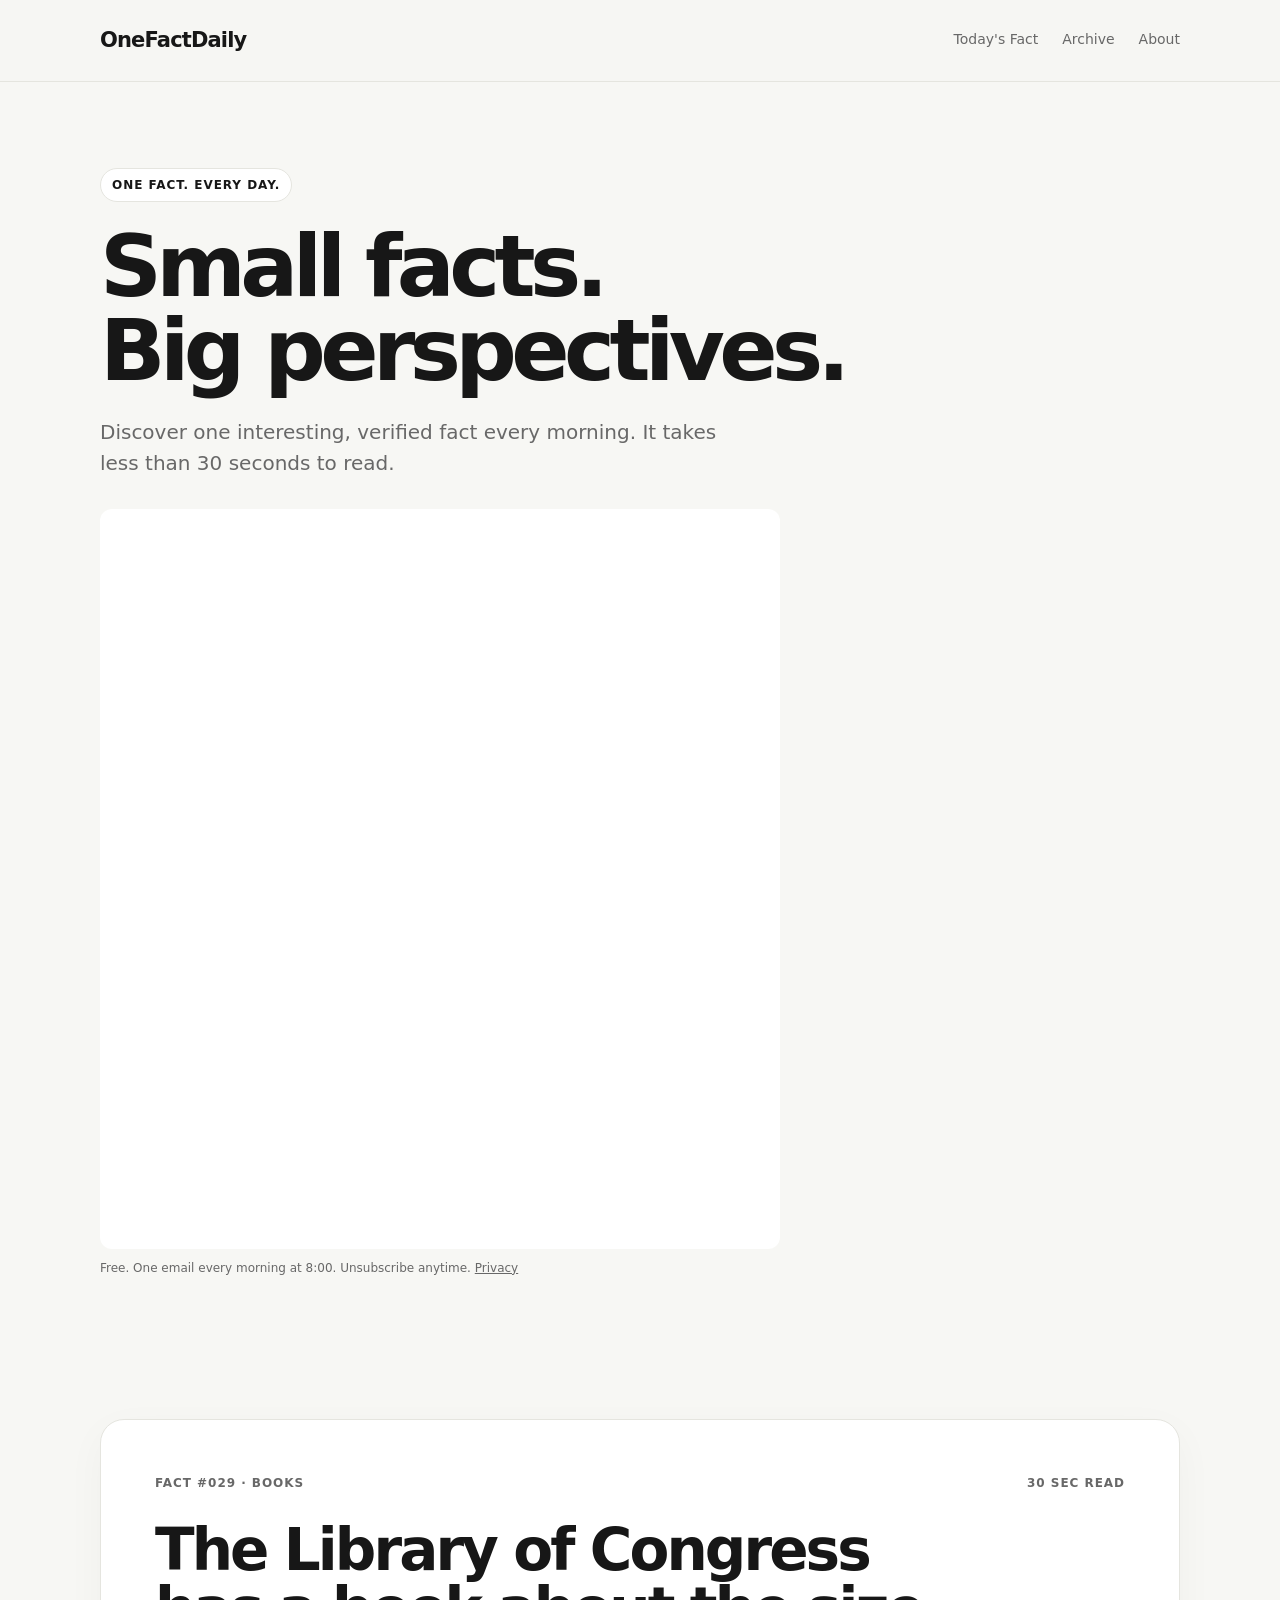
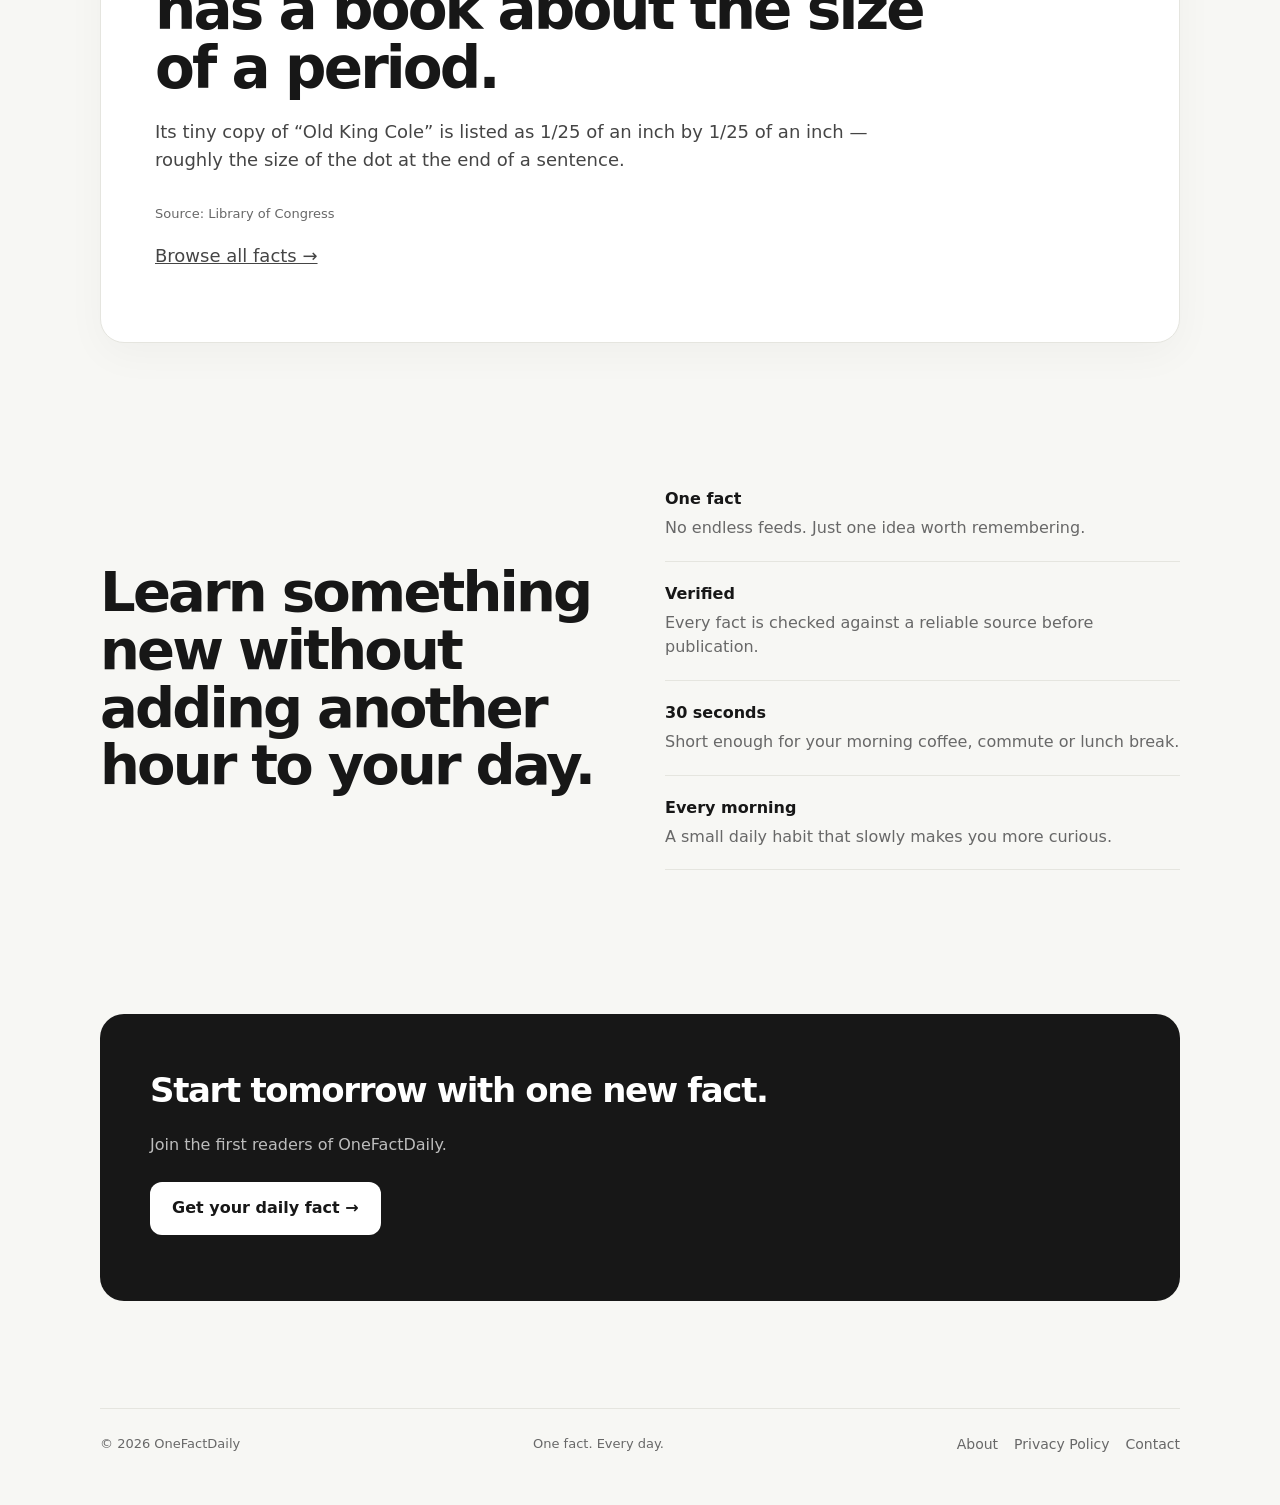
<file: index.html>
<!DOCTYPE html>
<html lang="en">
<head>
  <meta charset="UTF-8">
  <meta name="viewport" content="width=device-width, initial-scale=1.0">
  <link rel="icon" href="data:image/svg+xml,<svg xmlns=%22http://www.w3.org/2000/svg%22 viewBox=%220 0 100 100%22><text y=%22.9em%22 font-size=%2290%22>💡</text></svg>">
  <meta property="og:title" content="OneFactDaily — One fact. Every day.">
  <meta property="og:description" content="One verified fact in your inbox every morning at 8:00.">
  <meta property="og:type" content="website">
  <meta property="og:url" content="https://www.onefactdaily.com/">
  <link rel="canonical" href="https://www.onefactdaily.com/">
  <title>OneFactDaily — One fact. Every day.</title>
  <meta name="description" content="Discover one interesting, verified fact every day. Simple, curious, and delivered straight to your inbox.">
  <script>
    if (window.location.hostname === 'zanik93.github.io') {
      window.location.replace('https://www.onefactdaily.com' + window.location.pathname.replace('/onefactdaily', '') + window.location.search + window.location.hash);
    }
  </script>
  <style>
    :root {
      --bg: #f7f7f4;
      --card: #ffffff;
      --text: #171717;
      --muted: #686868;
      --line: #e5e5df;
      --accent: #171717;
      --max: 1080px;
    }
    * { box-sizing: border-box; }
    html { scroll-behavior: smooth; }
    body {
      margin: 0;
      font-family: Inter, ui-sans-serif, system-ui, -apple-system, BlinkMacSystemFont, "Segoe UI", sans-serif;
      background: var(--bg);
      color: var(--text);
      line-height: 1.55;
    }
    a { color: inherit; text-decoration: none; }
    .container { width: min(var(--max), calc(100% - 40px)); margin: auto; }
    header {
      padding: 24px 0;
      border-bottom: 1px solid var(--line);
      background: rgba(247,247,244,.92);
    }
    nav { display: flex; justify-content: space-between; align-items: center; gap: 20px; }
    .logo { font-weight: 800; letter-spacing: -0.04em; font-size: 21px; }
    .nav-links { display: flex; gap: 24px; color: var(--muted); font-size: 14px; }
    .hero { padding: 86px 0 70px; }
    .eyebrow {
      display: inline-block; padding: 7px 11px; border: 1px solid var(--line);
      border-radius: 999px; font-size: 12px; font-weight: 700; letter-spacing: .08em;
      text-transform: uppercase; background: var(--card);
    }
    h1 {
      max-width: 760px; font-size: clamp(48px, 8vw, 86px); line-height: .98;
      letter-spacing: -.065em; margin: 22px 0 24px;
    }
    .hero p { max-width: 620px; font-size: 20px; color: var(--muted); margin: 0 0 30px; }
    .fine { color: var(--muted); font-size: 12px; margin-top: 10px; }
    .brevo-embed { width: 100%; max-width: 680px; overflow: hidden; background: white; border-radius: 12px; }
    .brevo-embed iframe { height: 740px; overflow: hidden; }
    .cta-link { display: inline-block; margin-top: 8px; background:#fff; color:#171717; padding:14px 22px; border-radius:12px; font-weight:700; }
    @media (max-width: 700px) { .brevo-embed iframe { height: 820px; } }
    section { padding: 72px 0; }
    .section-title { font-size: 34px; letter-spacing: -.04em; margin: 0 0 12px; }
    .section-sub { color: var(--muted); margin: 0 0 30px; }
    .fact-card {
      background: var(--card); border: 1px solid var(--line); border-radius: 24px;
      padding: clamp(28px, 6vw, 54px); box-shadow: 0 12px 40px rgba(0,0,0,.035);
    }
    .fact-meta { display:flex; justify-content:space-between; gap:20px; color:var(--muted); font-size:12px; font-weight:700; letter-spacing:.08em; text-transform:uppercase; }
    .fact-card h2 { font-size: clamp(32px, 5vw, 58px); line-height: 1.02; letter-spacing:-.05em; max-width:820px; margin:28px 0 20px; }
    .fact-card p { max-width:760px; font-size:18px; color:#454545; }
    .source { margin-top:30px; font-size:13px; color:var(--muted); }
    .grid { display:grid; grid-template-columns:repeat(3,1fr); gap:16px; }
    .mini-card {
      border:1px solid var(--line); background:var(--card); border-radius:18px; padding:24px;
    }
    .mini-card strong { display:block; margin-bottom:8px; }
    .mini-card span { color:var(--muted); font-size:14px; }
    .why { display:grid; grid-template-columns:1fr 1fr; gap:50px; align-items:center; }
    .why h2 { font-size:clamp(34px,5vw,56px); letter-spacing:-.05em; line-height:1.03; margin:0; }
    .why-list { display:grid; gap:20px; }
    .why-item { padding-bottom:20px; border-bottom:1px solid var(--line); }
    .why-item strong { display:block; margin-bottom:4px; }
    .why-item span { color:var(--muted); }
    .bottom-signup { background:#171717; color:white; border-radius:24px; padding:50px; }
    .bottom-signup p { color:#bdbdbd; }
    footer { padding:35px 0 50px; color:var(--muted); font-size:13px; }
    .footer-inner { display:flex; justify-content:space-between; gap:20px; border-top:1px solid var(--line); padding-top:25px; }
    @media (max-width: 700px) {
      .container { width:min(var(--max), calc(100% - 28px)); }
      .nav-links { display:none; }
      .hero { padding:60px 0 50px; }
      .hero p { font-size:18px; }
    </style>
</head>
<body>
  <header>
    <div class="container">
      <nav>
        <a class="logo" href="#">OneFactDaily</a>
        <div class="nav-links">
          <a href="#fact">Today's Fact</a>
          <a href="facts.html">Archive</a>
          <a href="#about">About</a>
        </div>
      </nav>
    </div>
  </header>

  <main>
    <section class="hero">
      <div class="container">
        <span class="eyebrow">One fact. Every day.</span>
        <h1>Small facts.<br>Big perspectives.</h1>
        <p>Discover one interesting, verified fact every morning. It takes less than 30 seconds to read.</p>

        <div id="signup" class="brevo-embed"><iframe title="OneFactDaily newsletter signup" width="680" height="740" src="https://e842feea.sibforms.com/v2/serve/[base64]" frameborder="0" scrolling="no" allowfullscreen style="display:block;margin-left:auto;margin-right:auto;max-width:100%;width:100%;border:0;"></iframe></div>
        <div class="fine">Free. One email every morning at 8:00. Unsubscribe anytime. <a href="privacy.html" style="text-decoration:underline">Privacy</a></div>
      </div>
    </section>

    <section id="fact">
      <div class="container">
        <div class="fact-card">
          <div class="fact-meta">
            <span id="fmeta">Fact #001 · Animals</span>
            <span>30 sec read</span>
          </div>
          <h2 id="ftitle">Octopuses have three hearts.</h2><div id="fbody">
          <p>Two hearts pump blood to the gills, while the third pumps blood around the rest of the body.</p>
          <p>And here's the strange part: when an octopus swims, its main heart stops beating. That's one reason octopuses often prefer crawling along the seafloor.</p>
          </div><div class="source" id="fsrc">Source: Smithsonian Ocean</div>
          <p><a href="facts.html" style="text-decoration:underline">Browse all facts →</a></p>
        </div>
      </div>
    </section>
    <section id="about">
      <div class="container">
        <div class="why">
          <h2>Learn something new without adding another hour to your day.</h2>
          <div class="why-list">
            <div class="why-item"><strong>One fact</strong><span>No endless feeds. Just one idea worth remembering.</span></div>
            <div class="why-item"><strong>Verified</strong><span>Every fact is checked against a reliable source before publication.</span></div>
            <div class="why-item"><strong>30 seconds</strong><span>Short enough for your morning coffee, commute or lunch break.</span></div>
            <div class="why-item"><strong>Every morning</strong><span>A small daily habit that slowly makes you more curious.</span></div>
          </div>
        </div>
      </div>
    </section>

    <section>
      <div class="container">
        <div class="bottom-signup">
          <h2 class="section-title">Start tomorrow with one new fact.</h2>
          <p>Join the first readers of OneFactDaily.</p>
          <p><a class="cta-link" href="#signup">Get your daily fact →</a></p>
        </div>
      </div>
    </section>
  </main>

  <footer>
    <div class="container">
      <div class="footer-inner">
        <span>© 2026 OneFactDaily</span>
        <span>One fact. Every day.</span>
        <nav aria-label="Footer" style="display:flex;gap:16px;flex-wrap:wrap;font-size:14px">
          <a href="about.html">About</a>
          <a href="privacy.html">Privacy Policy</a>
          <a href="contact.html">Contact</a>
        </nav>
      </div>
    </div>
  </footer>
<script src="facts.js"></script>
<script>loadFacts().then(({list})=>{const f=list[list.length-1];if(!f)return;
fmeta.textContent='Fact #'+String(f.n).padStart(3,'0')+' · '+f.cat;ftitle.textContent=f.title;
fbody.innerHTML='<p>'+f.body+'</p>';fsrc.innerHTML='Source: <a href="'+f.sourceUrl+'" target="_blank" rel="noopener">'+f.source+'</a>'}).catch(()=>{});</script>
</body>
</html>
</file>
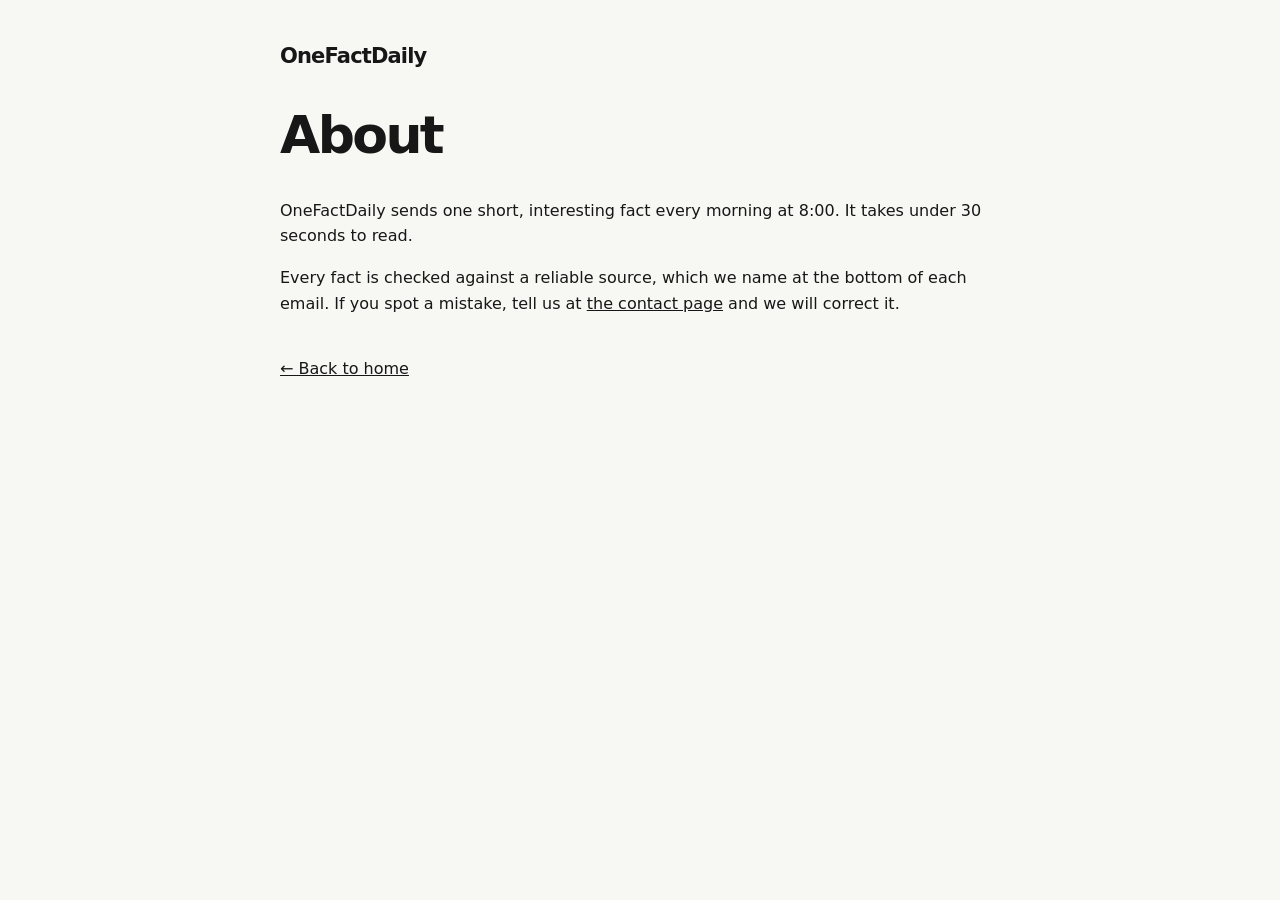
<file: about.html>
<!DOCTYPE html><html lang="en"><head><meta charset="UTF-8"><meta name="viewport" content="width=device-width,initial-scale=1"><title>About — OneFactDaily</title><link rel="stylesheet" href="style.css"></head><body><div class="w"><a class="logo" href="index.html">OneFactDaily</a><h1>About</h1><p>OneFactDaily sends one short, interesting fact every morning at 8:00. It takes under 30 seconds to read.</p><p>Every fact is checked against a reliable source, which we name at the bottom of each email. If you spot a mistake, tell us at <a href="contact.html">the contact page</a> and we will correct it.</p><p style="margin-top:40px"><a href="index.html">← Back to home</a></p></div></body></html>
</file>
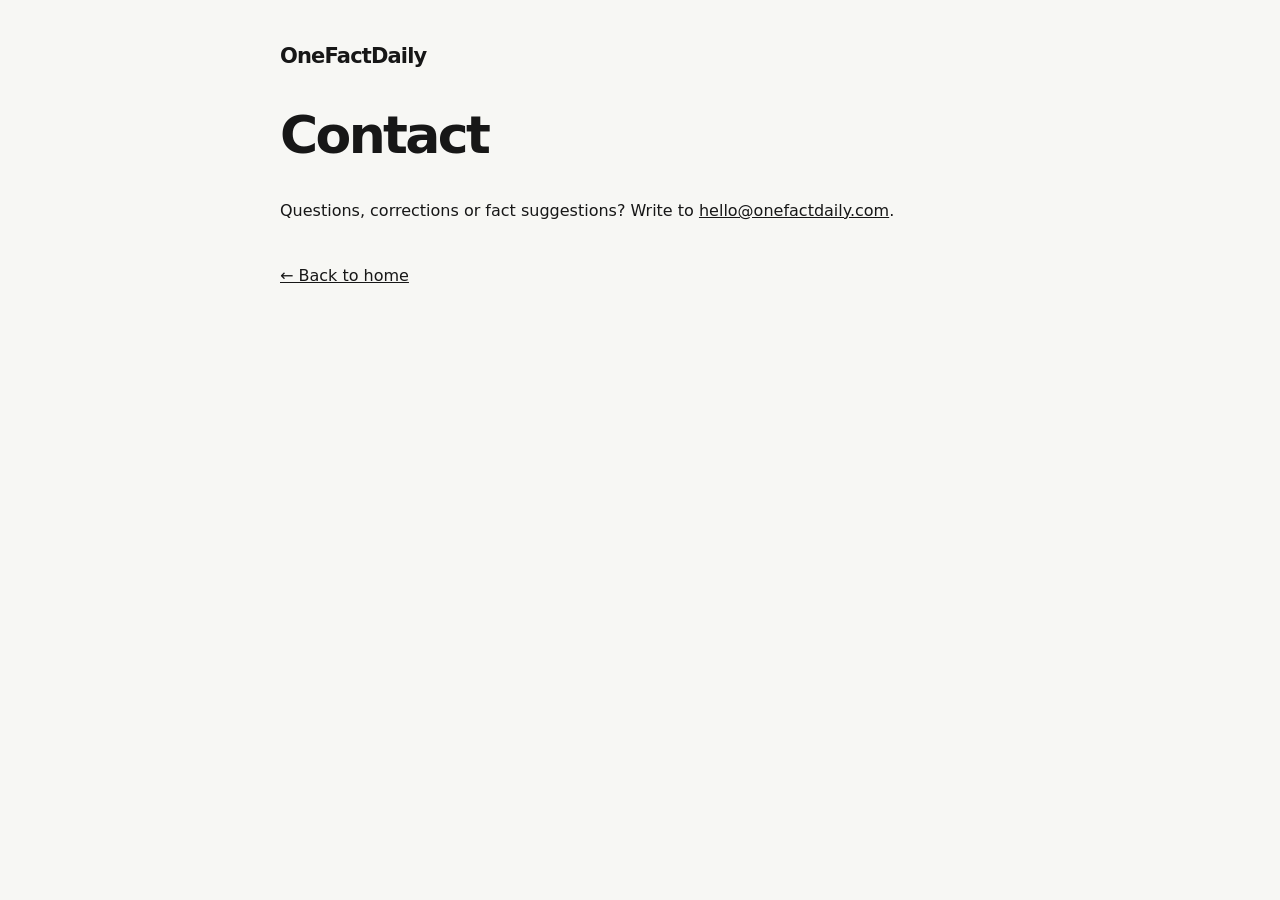
<file: contact.html>
<!DOCTYPE html><html lang="en"><head><meta charset="UTF-8"><meta name="viewport" content="width=device-width,initial-scale=1"><title>Contact — OneFactDaily</title><link rel="stylesheet" href="style.css"></head><body><div class="w"><a class="logo" href="index.html">OneFactDaily</a><h1>Contact</h1><p>Questions, corrections or fact suggestions? Write to <a href="mailto:hello@onefactdaily.com">hello@onefactdaily.com</a>.</p><p style="margin-top:40px"><a href="index.html">← Back to home</a></p></div></body></html>
</file>
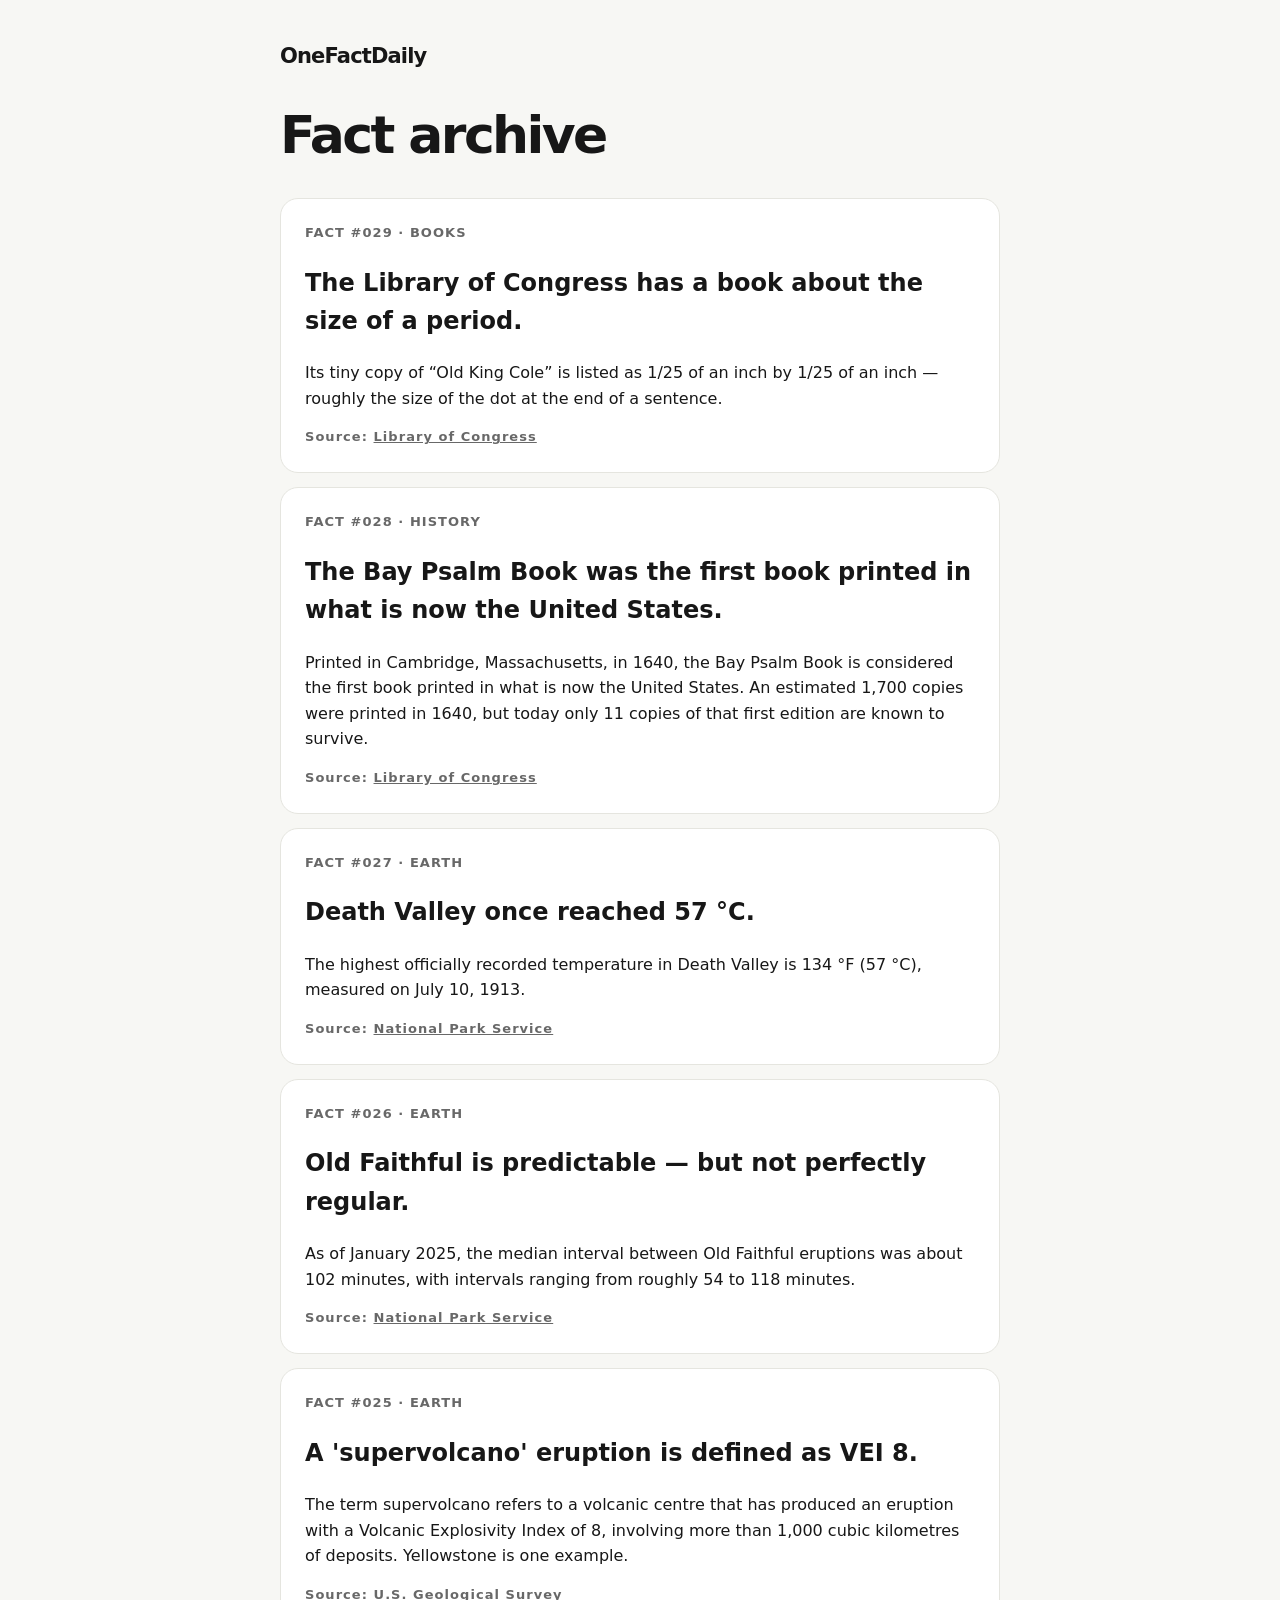
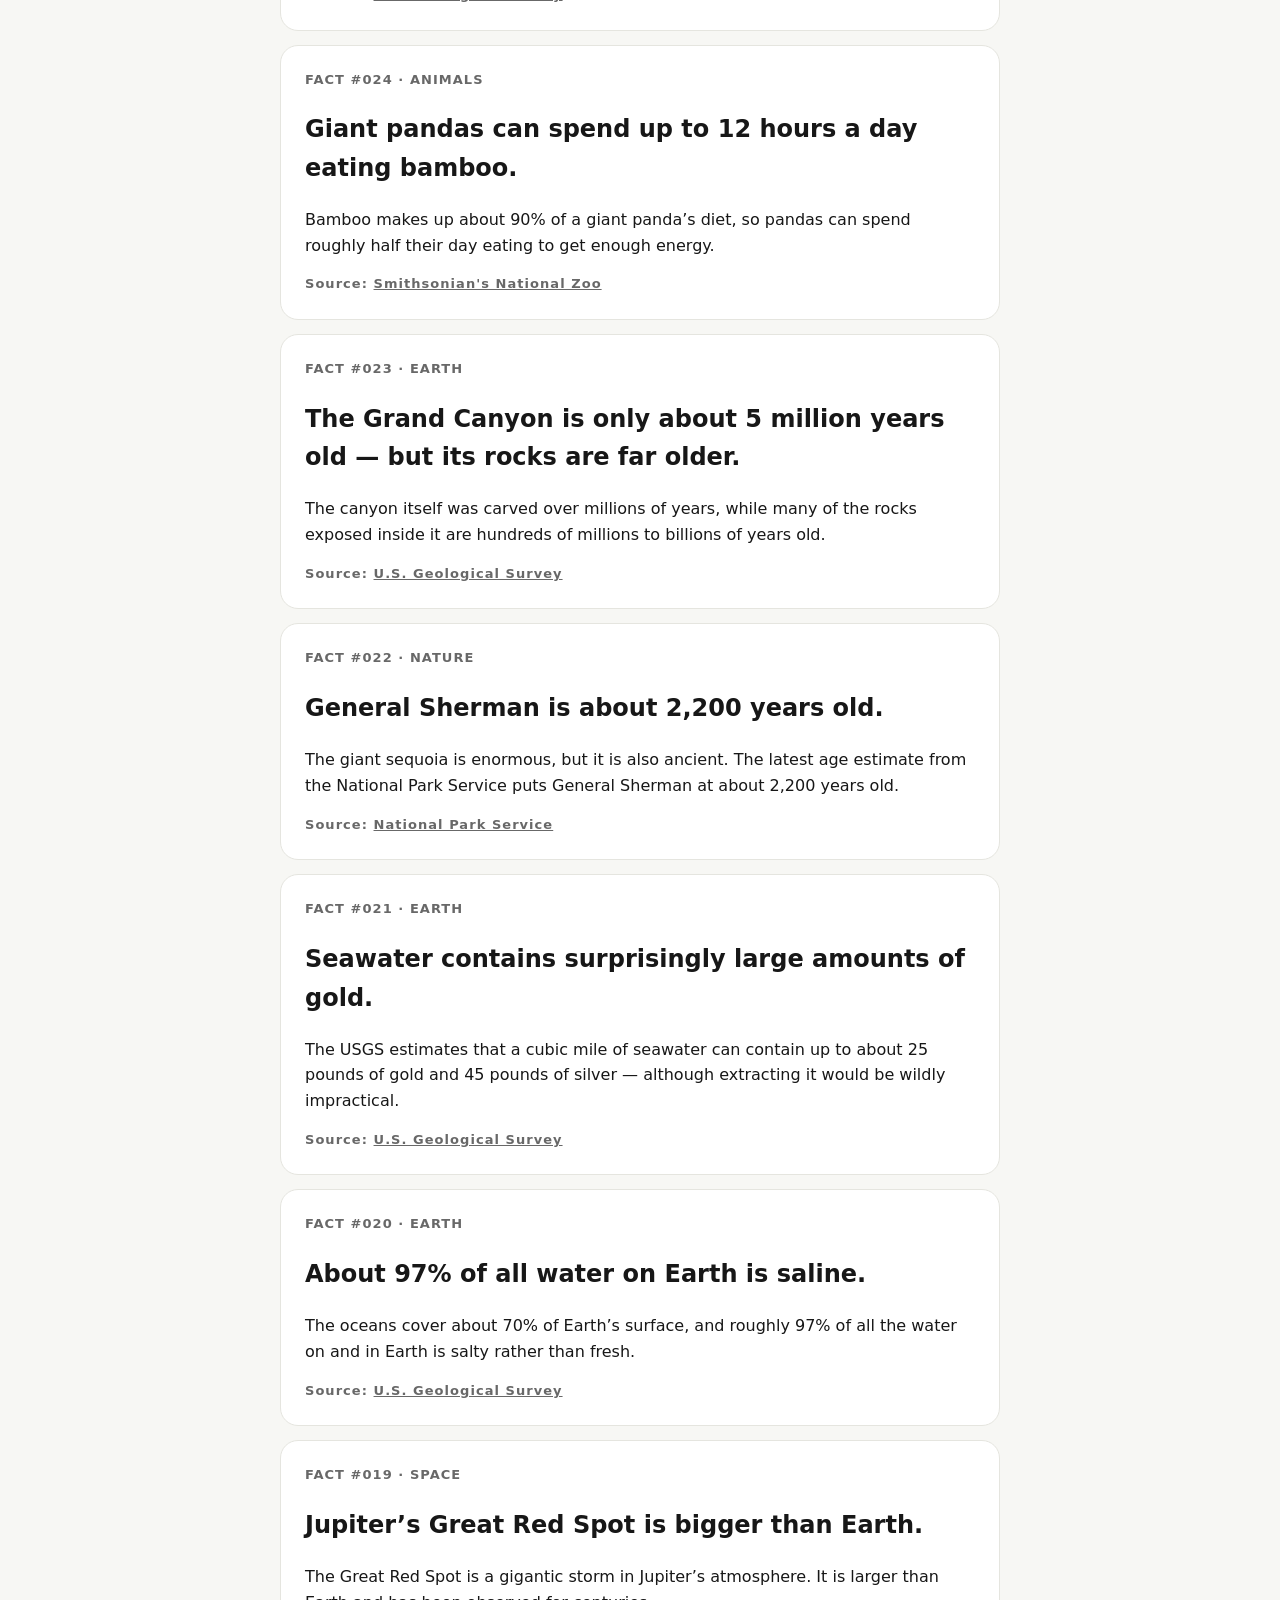
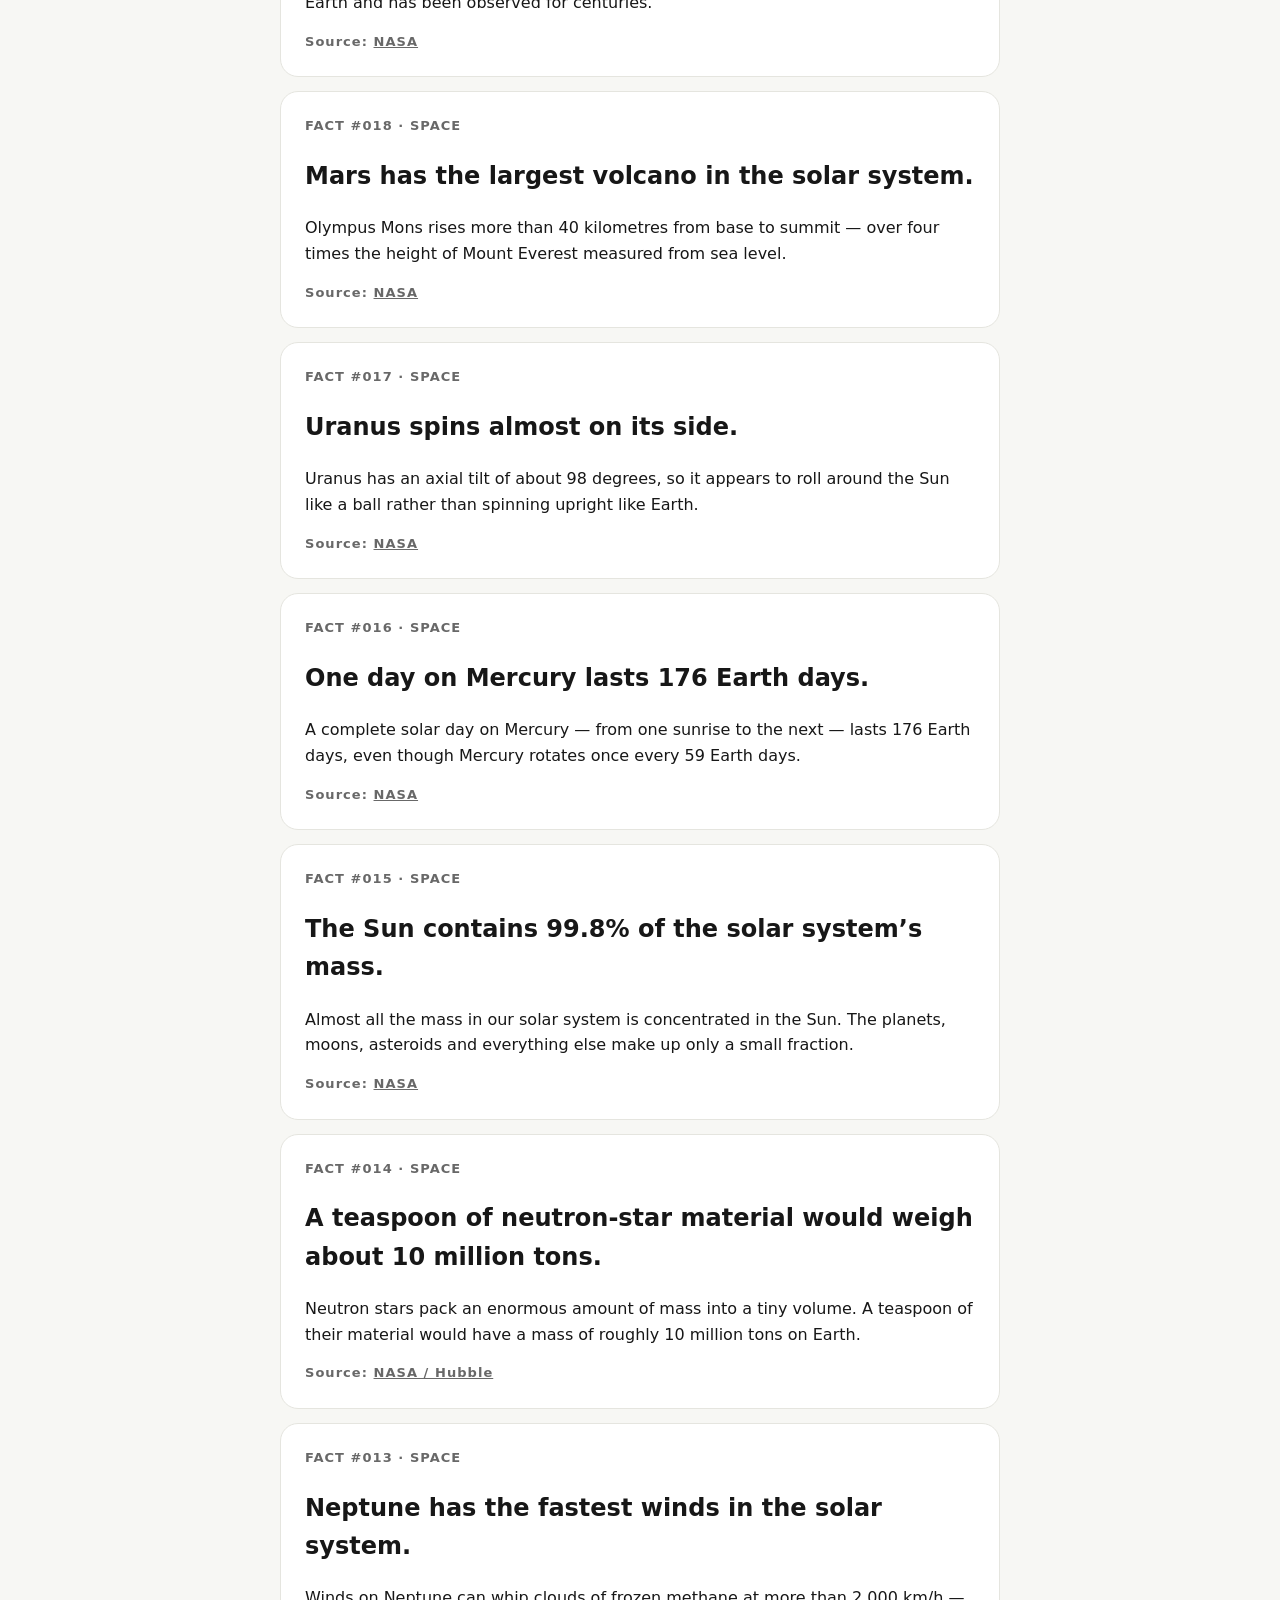
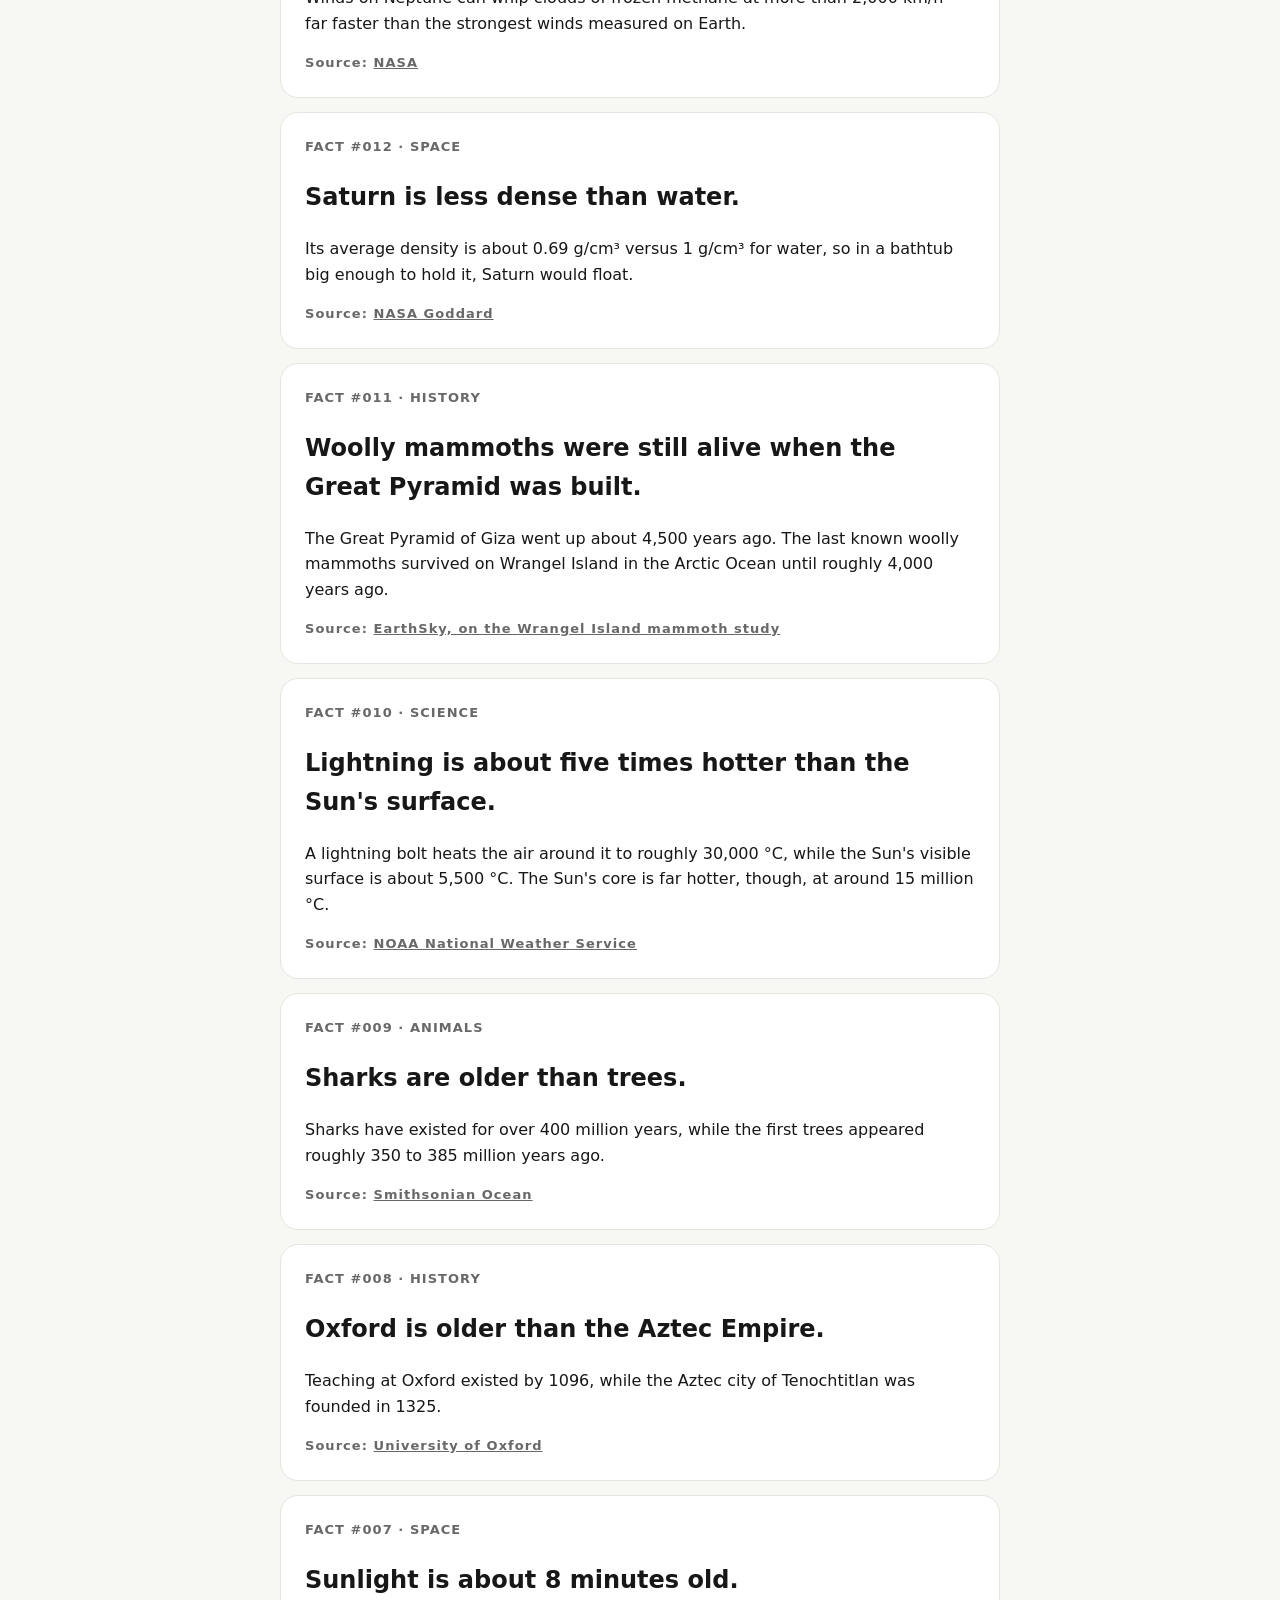
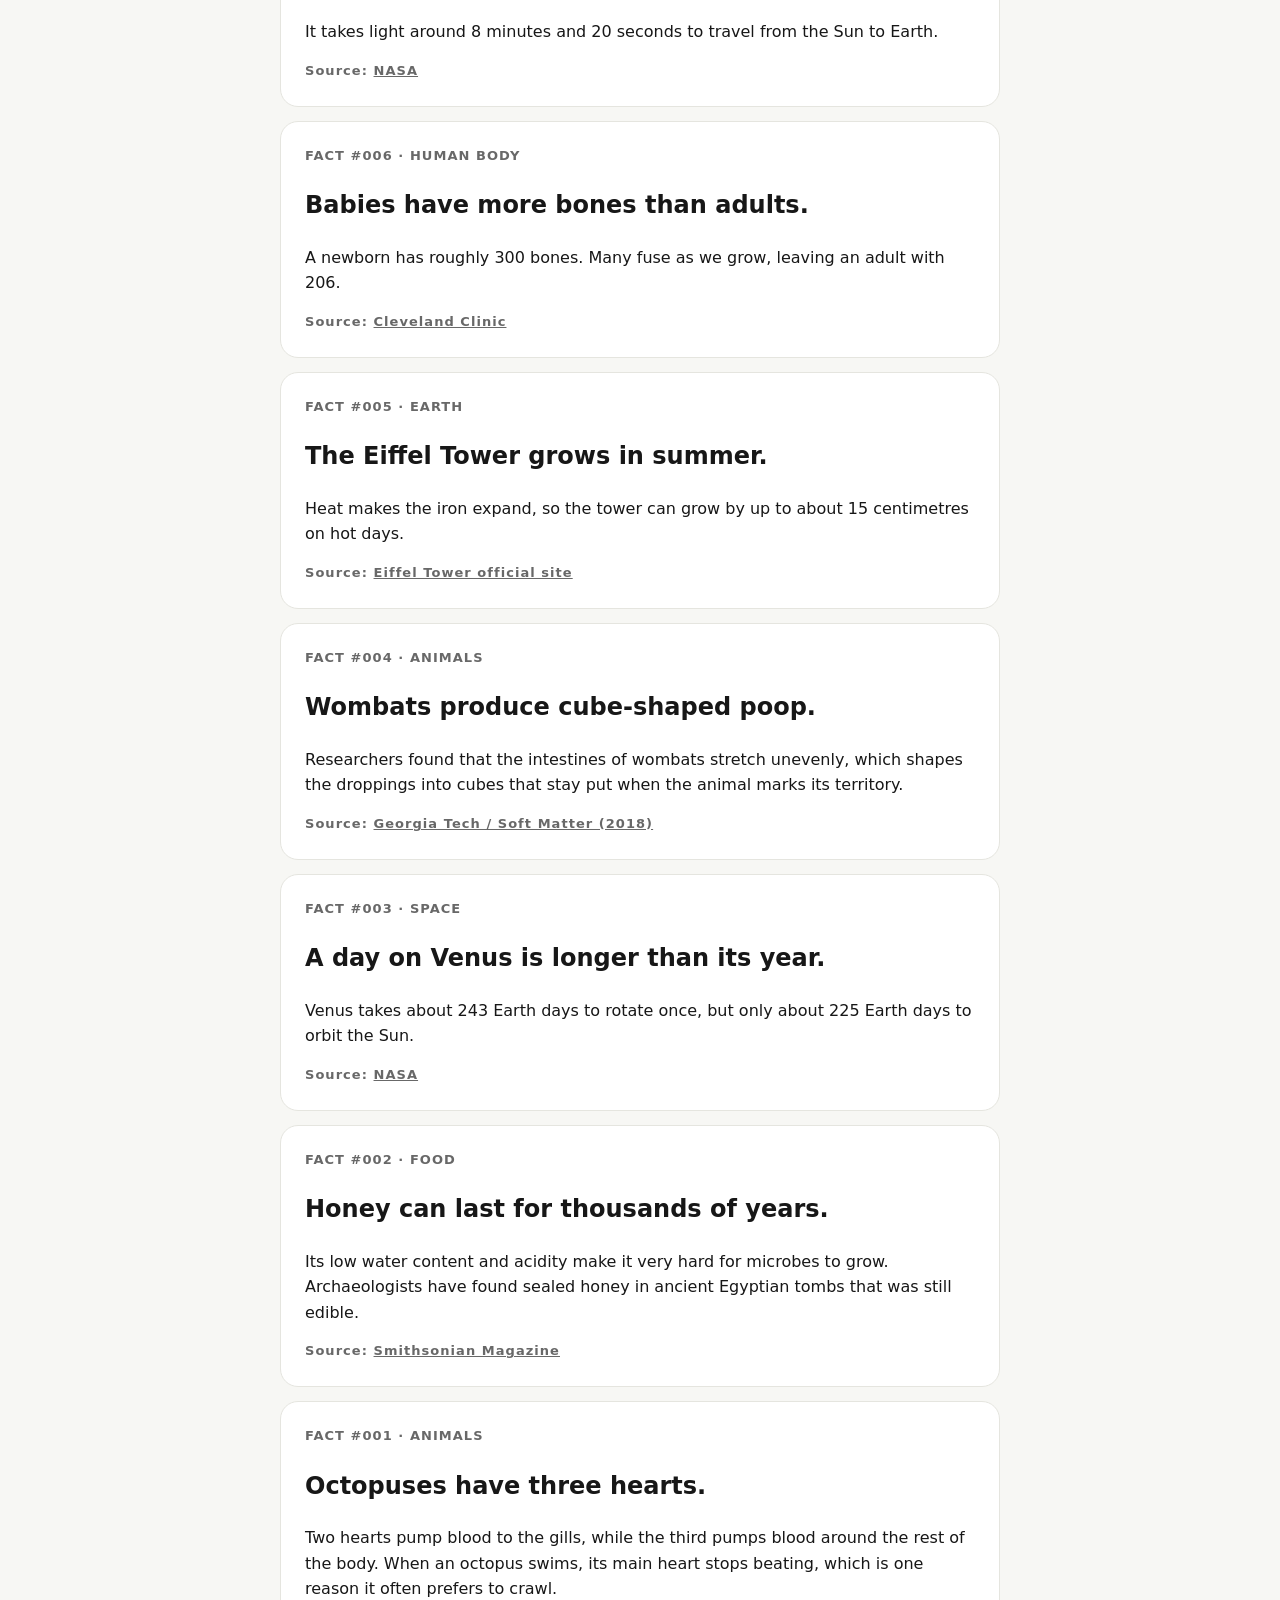
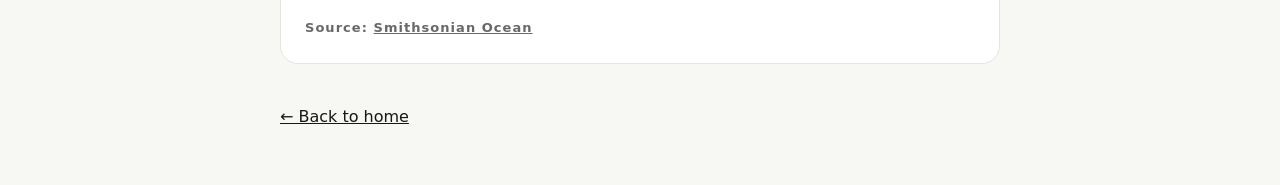
<file: facts.html>
<!DOCTYPE html><html lang="en"><head><meta charset="UTF-8"><meta name="viewport" content="width=device-width,initial-scale=1"><title>Fact archive — OneFactDaily</title><link rel="stylesheet" href="style.css"></head><body><div class="w"><a class="logo" href="index.html">OneFactDaily</a><h1>Fact archive</h1><div id="l"></div><p style="margin-top:40px"><a href="index.html">← Back to home</a></p></div><script src="facts.js"></script><script>loadFacts().then(({list})=>{l.innerHTML=list.reverse().map(f=>'<div class="card"><div class="m">Fact #'+String(f.n).padStart(3,'0')+' · '+f.cat+'</div><h2>'+f.title+'</h2><p>'+f.body+'</p><div class="m" style="text-transform:none">Source: <a href="'+f.sourceUrl+'" target="_blank" rel="noopener">'+f.source+'</a></div></div>').join('')})</script></body></html>
</file>
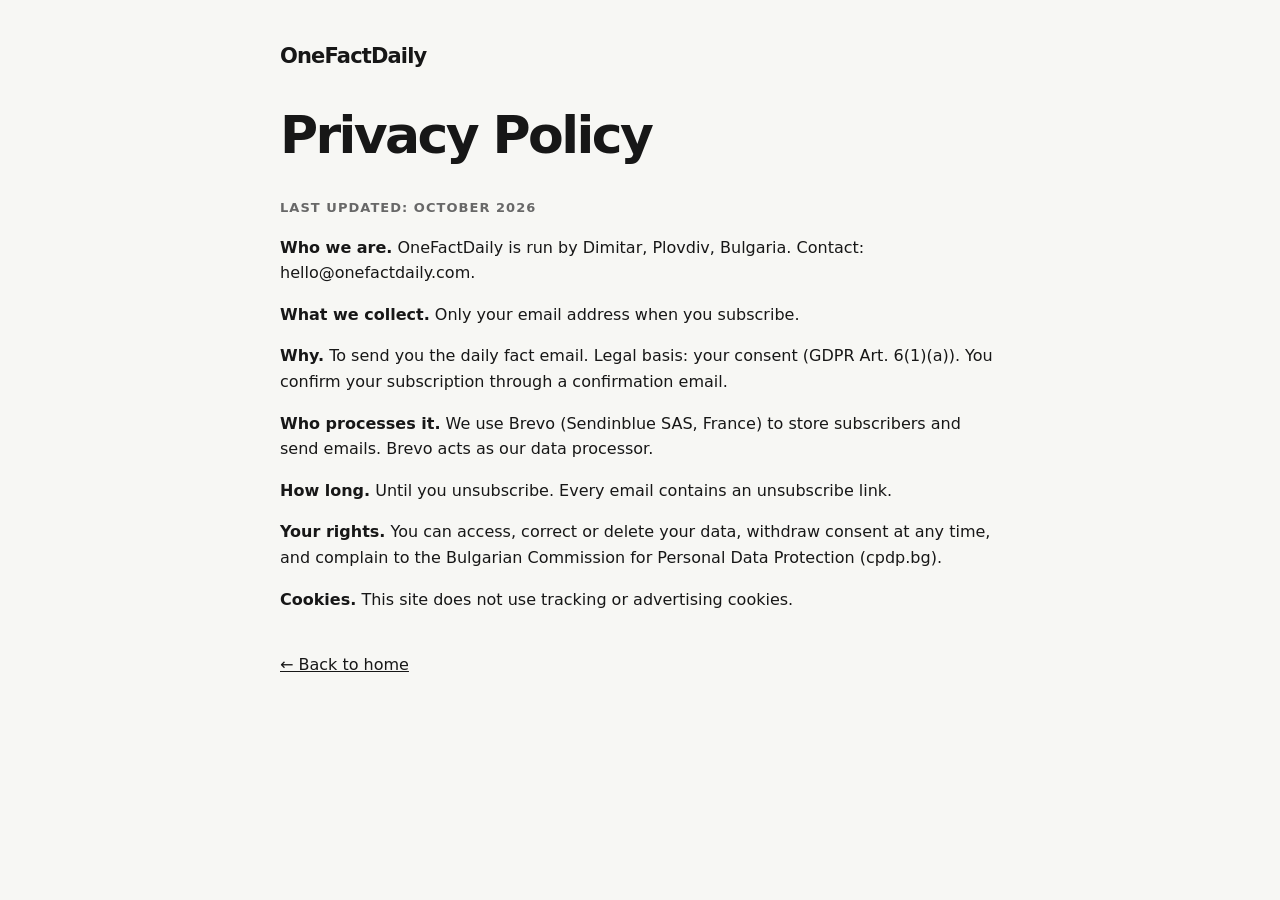
<file: privacy.html>
<!DOCTYPE html><html lang="en"><head><meta charset="UTF-8"><meta name="viewport" content="width=device-width,initial-scale=1"><title>Privacy Policy — OneFactDaily</title><link rel="stylesheet" href="style.css"></head><body><div class="w"><a class="logo" href="index.html">OneFactDaily</a><h1>Privacy Policy</h1><p class="m">Last updated: October 2026</p><p><b>Who we are.</b> OneFactDaily is run by Dimitar, Plovdiv, Bulgaria. Contact: hello@onefactdaily.com.</p><p><b>What we collect.</b> Only your email address when you subscribe.</p><p><b>Why.</b> To send you the daily fact email. Legal basis: your consent (GDPR Art. 6(1)(a)). You confirm your subscription through a confirmation email.</p><p><b>Who processes it.</b> We use Brevo (Sendinblue SAS, France) to store subscribers and send emails. Brevo acts as our data processor.</p><p><b>How long.</b> Until you unsubscribe. Every email contains an unsubscribe link.</p><p><b>Your rights.</b> You can access, correct or delete your data, withdraw consent at any time, and complain to the Bulgarian Commission for Personal Data Protection (cpdp.bg).</p><p><b>Cookies.</b> This site does not use tracking or advertising cookies.</p><p style="margin-top:40px"><a href="index.html">← Back to home</a></p></div></body></html>
</file>
<file: style.css>
body{margin:0;font-family:Inter,system-ui,sans-serif;background:#f7f7f4;color:#171717;line-height:1.6}
.w{max-width:720px;margin:auto;padding:40px 20px}
a{color:inherit}.logo{font-weight:800;letter-spacing:-.04em;font-size:21px;text-decoration:none}
h1{font-size:clamp(34px,6vw,52px);letter-spacing:-.05em;line-height:1.05}
.card{background:#fff;border:1px solid #e5e5df;border-radius:18px;padding:24px;margin:14px 0}
.m{color:#686868;font-size:13px;text-transform:uppercase;letter-spacing:.08em;font-weight:700}
</file>
